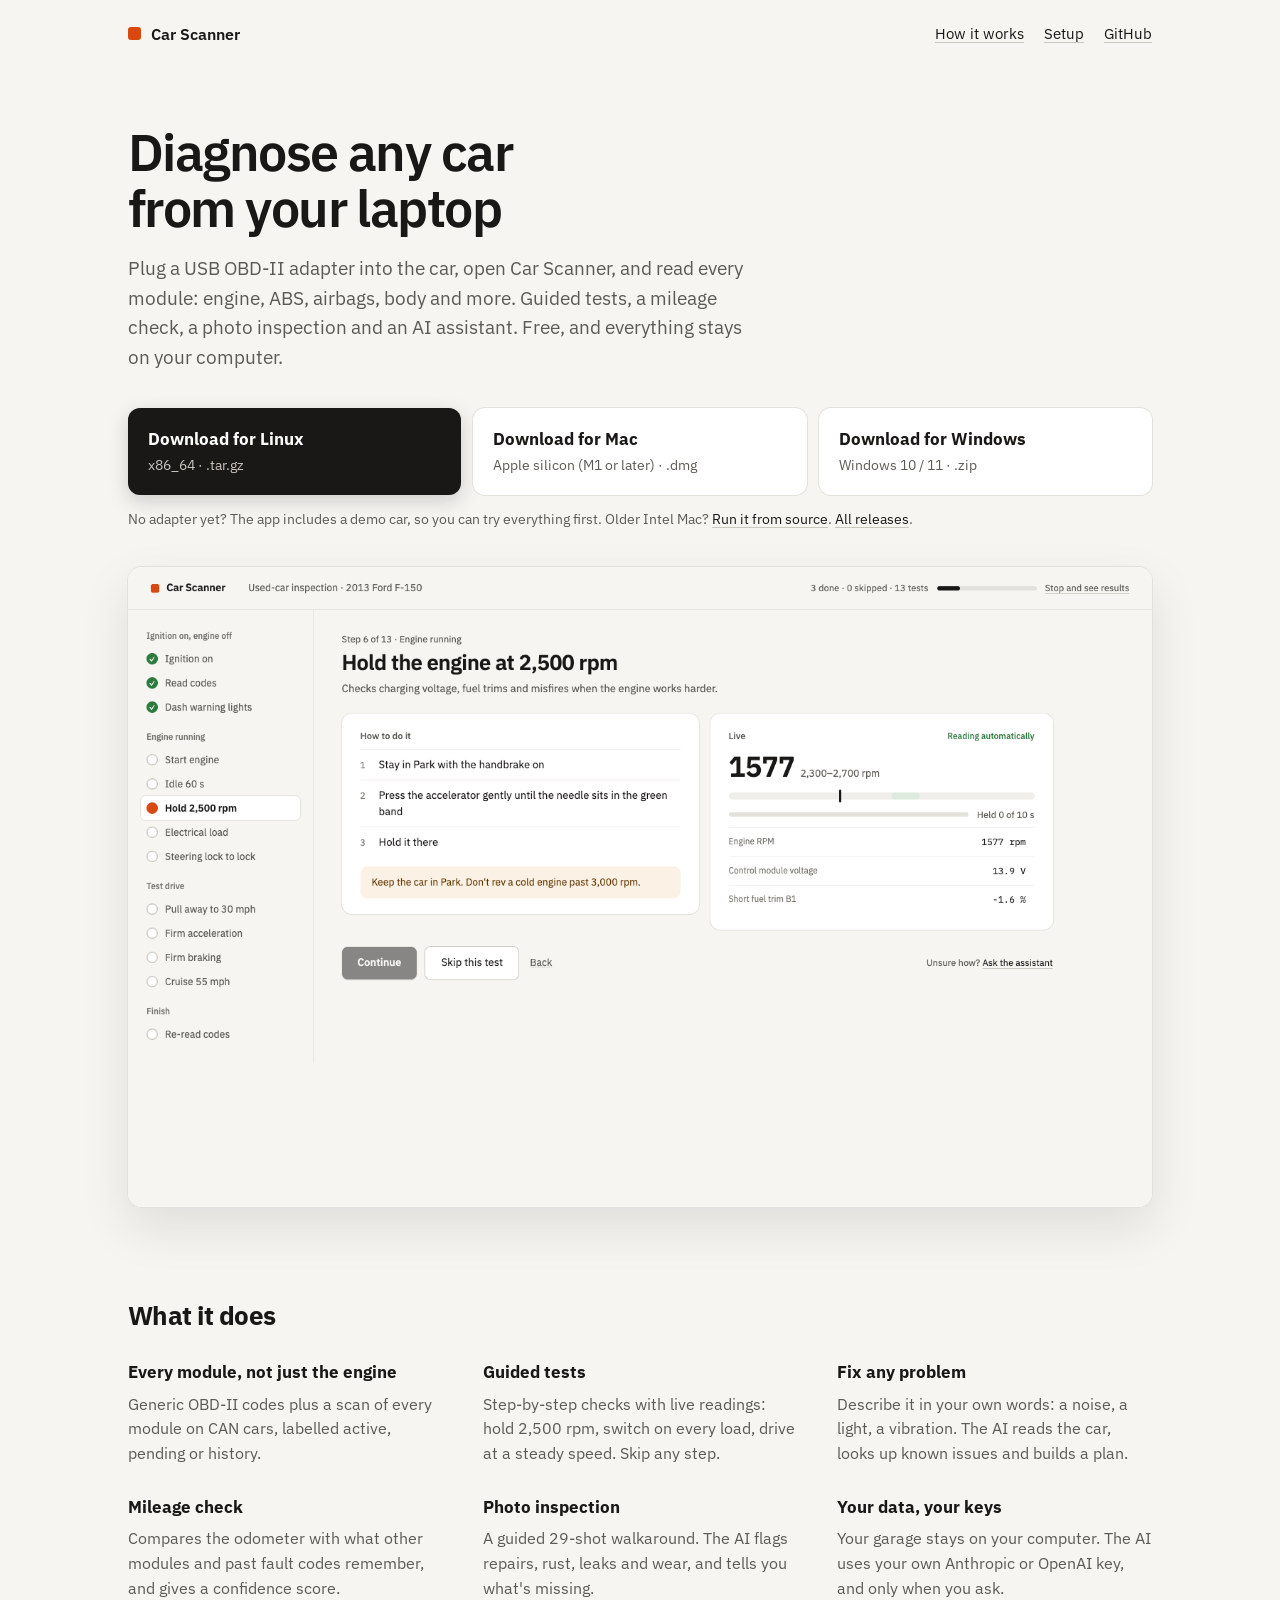
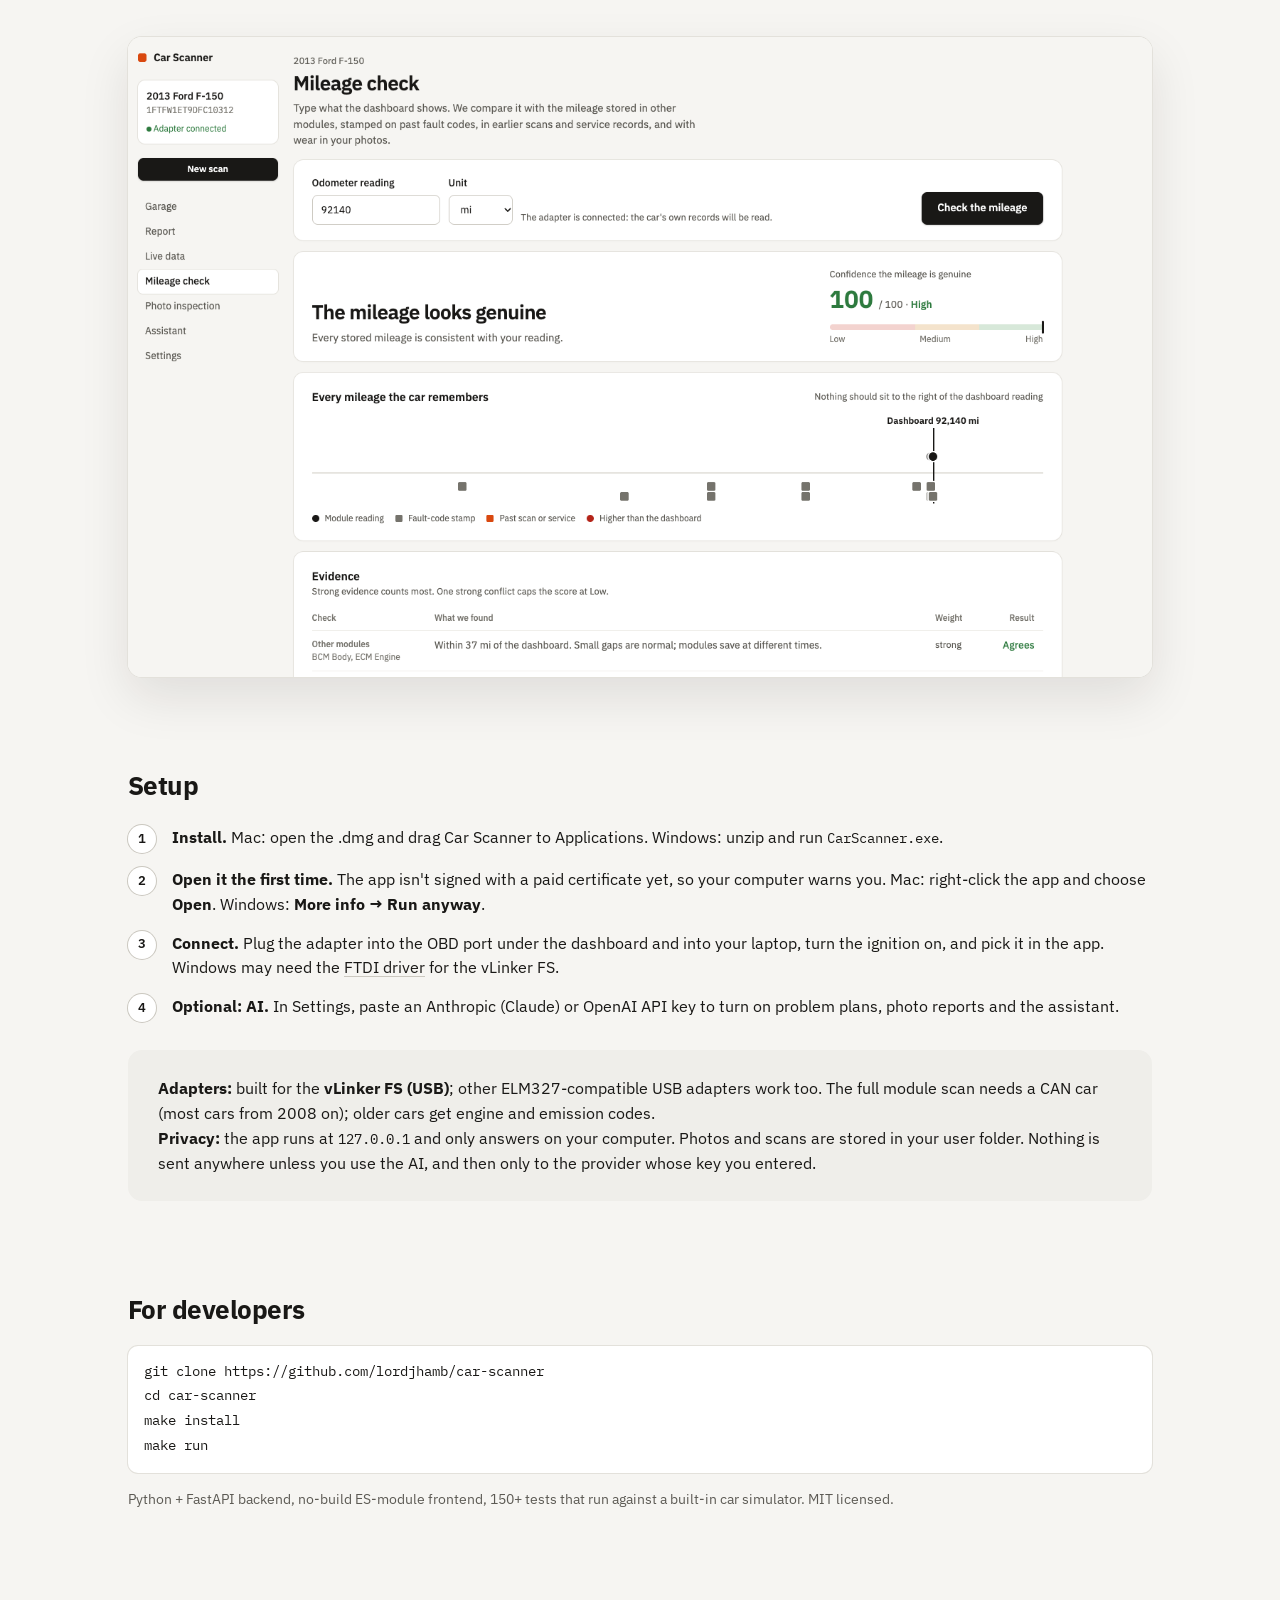
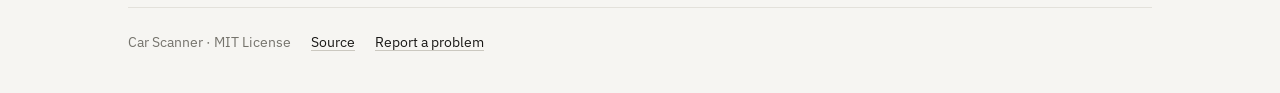
<file: docs/index.html>
<!doctype html>
<html lang="en">
<head>
<meta charset="utf-8">
<meta name="viewport" content="width=device-width, initial-scale=1">
<title>Car Scanner: diagnose any car with a USB OBD-II adapter</title>
<meta name="description" content="Free car diagnostics for your laptop. Read every module, follow guided tests, verify the mileage, and get an AI condition report. Works with the vLinker FS and other ELM327 adapters.">
<link rel="preconnect" href="https://fonts.googleapis.com">
<link rel="stylesheet" href="https://fonts.googleapis.com/css2?family=IBM+Plex+Mono:wght@400;500&family=IBM+Plex+Sans:wght@400;500;600&display=swap">
<link rel="icon" href="data:image/svg+xml,%3Csvg xmlns='http://www.w3.org/2000/svg' viewBox='0 0 16 16'%3E%3Crect x='2' y='2' width='12' height='12' rx='3' fill='%23D9480F'/%3E%3C/svg%3E">
<style>
  :root { --bg:#F6F5F2; --surface:#fff; --sunken:#EFEEEA; --line:#E3E1DB; --strong:#CBC8C0; --ink:#191816; --muted:#5C5A54; --faint:#75736C; --brand:#D9480F; }
  * { box-sizing: border-box; }
  body { margin: 0; background: var(--bg); color: var(--ink); font: 16px/1.55 "IBM Plex Sans", system-ui, sans-serif; }
  a { color: var(--ink); text-underline-offset: 3px; text-decoration-color: var(--strong); }
  .wrap { max-width: 1080px; margin: 0 auto; padding: 0 28px; }
  header { display: flex; align-items: center; gap: 24px; height: 68px; }
  .logo { display: flex; align-items: center; gap: 10px; font-weight: 600; text-decoration: none; }
  .logo::before { content: ""; width: 13px; height: 13px; border-radius: 3px; background: var(--brand); }
  header nav { margin-left: auto; display: flex; gap: 20px; font-size: 15px; }
  h1 { font-size: clamp(34px, 5vw, 52px); line-height: 1.08; letter-spacing: -0.03em; font-weight: 600; margin: 56px 0 0; max-width: 16ch; text-wrap: balance; }
  .lead { font-size: 19px; color: var(--muted); max-width: 58ch; margin: 18px 0 0; }
  h2 { font-size: 26px; letter-spacing: -0.02em; margin: 0 0 8px; }
  .downloads { display: grid; grid-template-columns: repeat(auto-fit, minmax(240px, 1fr)); gap: 12px; margin-top: 36px; }
  .dl { display: block; padding: 18px 20px; border-radius: 12px; background: var(--surface); box-shadow: 0 0 0 1px var(--line); text-decoration: none; }
  .dl b { display: block; font-size: 17px; }
  .dl span { color: var(--muted); font-size: 14px; }
  .dl.mine { background: var(--ink); color: #fff; box-shadow: 0 6px 20px rgba(25,24,22,.18); }
  .dl.mine span { color: #C9C6BE; }
  .small { font-size: 14px; color: var(--muted); }
  section { margin-top: 88px; }
  .grid { display: grid; grid-template-columns: repeat(auto-fit, minmax(280px, 1fr)); gap: 28px 40px; margin-top: 24px; }
  .grid h3 { margin: 0 0 6px; font-size: 17px; }
  .grid p { margin: 0; color: var(--muted); }
  .shot { margin-top: 36px; border-radius: 14px; overflow: hidden; box-shadow: 0 0 0 1px var(--line), 0 20px 50px rgba(25,24,22,.10); background: #fff; }
  .shot img { display: block; width: 100%; height: auto; }
  ol.steps { counter-reset: s; list-style: none; padding: 0; margin: 20px 0 0; display: grid; gap: 14px; }
  ol.steps li { counter-increment: s; display: flex; gap: 16px; }
  ol.steps li::before { content: counter(s); flex: none; width: 28px; height: 28px; border-radius: 50%; background: #fff; box-shadow: 0 0 0 1px var(--strong); display: flex; align-items: center; justify-content: center; font-size: 13px; font-weight: 600; }
  .panel { background: var(--sunken); border-radius: 14px; padding: 26px 30px; }
  code, .mono { font-family: "IBM Plex Mono", monospace; font-size: 14px; }
  pre { background: #fff; border-radius: 10px; padding: 14px 16px; box-shadow: 0 0 0 1px var(--line); overflow-x: auto; }
  footer { margin: 96px 0 40px; padding-top: 24px; border-top: 1px solid var(--line); color: var(--faint); font-size: 14px; display: flex; gap: 20px; flex-wrap: wrap; }
</style>
</head>
<body>
<div class="wrap">
  <header>
    <a class="logo" href="./">Car Scanner</a>
    <nav><a href="#how">How it works</a><a href="#setup">Setup</a><a href="https://github.com/lordjhamb/car-scanner">GitHub</a></nav>
  </header>

  <main>
    <h1>Diagnose any car from your laptop</h1>
    <p class="lead">Plug a USB OBD-II adapter into the car, open Car Scanner, and read every module: engine, ABS, airbags, body and more. Guided tests, a mileage check, a photo inspection and an AI assistant. Free, and everything stays on your computer.</p>

    <div class="downloads" id="downloads">
      <a class="dl" data-os="mac" href="https://github.com/lordjhamb/car-scanner/releases/latest/download/CarScanner-macOS-AppleSilicon.dmg">
        <b>Download for Mac</b><span>Apple silicon (M1 or later) · .dmg</span></a>
      <a class="dl" data-os="win" href="https://github.com/lordjhamb/car-scanner/releases/latest/download/CarScanner-Windows.zip">
        <b>Download for Windows</b><span>Windows 10 / 11 · .zip</span></a>
      <a class="dl" data-os="linux" href="https://github.com/lordjhamb/car-scanner/releases/latest/download/CarScanner-Linux.tar.gz">
        <b>Download for Linux</b><span>x86_64 · .tar.gz</span></a>
    </div>
    <p class="small">No adapter yet? The app includes a demo car, so you can try everything first. Older Intel Mac? <a href="https://github.com/lordjhamb/car-scanner#run-from-source">Run it from source</a>. <a href="https://github.com/lordjhamb/car-scanner/releases">All releases</a>.</p>

    <div class="shot"><img src="img/guided-test.png" alt="A guided test asking the driver to hold the engine at 2,500 rpm, with a live meter and readings" width="1440" height="900"></div>

    <section id="how">
      <h2>What it does</h2>
      <div class="grid">
        <div><h3>Every module, not just the engine</h3><p>Generic OBD-II codes plus a scan of every module on CAN cars, labelled active, pending or history.</p></div>
        <div><h3>Guided tests</h3><p>Step-by-step checks with live readings: hold 2,500 rpm, switch on every load, drive at a steady speed. Skip any step.</p></div>
        <div><h3>Fix any problem</h3><p>Describe it in your own words: a noise, a light, a vibration. The AI reads the car, looks up known issues and builds a plan.</p></div>
        <div><h3>Mileage check</h3><p>Compares the odometer with what other modules and past fault codes remember, and gives a confidence score.</p></div>
        <div><h3>Photo inspection</h3><p>A guided 29-shot walkaround. The AI flags repairs, rust, leaks and wear, and tells you what's missing.</p></div>
        <div><h3>Your data, your keys</h3><p>Your garage stays on your computer. The AI uses your own Anthropic or OpenAI key, and only when you ask.</p></div>
      </div>
      <div class="shot"><img src="img/mileage-check.png" alt="Mileage check showing a confidence score of 100 out of 100 and every stored mileage below the dashboard reading" width="1440" height="900"></div>
    </section>

    <section id="setup">
      <h2>Setup</h2>
      <ol class="steps">
        <li><span><b>Install.</b> Mac: open the .dmg and drag Car Scanner to Applications. Windows: unzip and run <span class="mono">CarScanner.exe</span>.</span></li>
        <li><span><b>Open it the first time.</b> The app isn't signed with a paid certificate yet, so your computer warns you. Mac: right-click the app and choose <b>Open</b>. Windows: <b>More info → Run anyway</b>.</span></li>
        <li><span><b>Connect.</b> Plug the adapter into the OBD port under the dashboard and into your laptop, turn the ignition on, and pick it in the app. Windows may need the <a href="https://ftdichip.com/drivers/vcp-drivers/">FTDI driver</a> for the vLinker FS.</span></li>
        <li><span><b>Optional: AI.</b> In Settings, paste an Anthropic (Claude) or OpenAI API key to turn on problem plans, photo reports and the assistant.</span></li>
      </ol>
      <div class="panel" style="margin-top:28px">
        <b>Adapters:</b> built for the <b>vLinker FS (USB)</b>; other ELM327-compatible USB adapters work too. The full module scan needs a CAN car (most cars from 2008 on); older cars get engine and emission codes.<br>
        <b>Privacy:</b> the app runs at <span class="mono">127.0.0.1</span> and only answers on your computer. Photos and scans are stored in your user folder. Nothing is sent anywhere unless you use the AI, and then only to the provider whose key you entered.
      </div>
    </section>

    <section>
      <h2>For developers</h2>
      <pre><code>git clone https://github.com/lordjhamb/car-scanner
cd car-scanner
make install
make run</code></pre>
      <p class="small">Python + FastAPI backend, no-build ES-module frontend, 150+ tests that run against a built-in car simulator. MIT licensed.</p>
    </section>
  </main>

  <footer><span>Car Scanner · MIT License</span><a href="https://github.com/lordjhamb/car-scanner">Source</a><a href="https://github.com/lordjhamb/car-scanner/issues">Report a problem</a></footer>
</div>
<script>
  // Highlight the download for this visitor's computer.
  (function () {
    var ua = navigator.userAgent, os = /Windows/i.test(ua) ? "win" : /Mac OS X|Macintosh/i.test(ua) ? "mac" : /Linux/i.test(ua) ? "linux" : null;
    var el = os && document.querySelector('[data-os="' + os + '"]');
    if (el) { el.classList.add("mine"); el.parentNode.insertBefore(el, el.parentNode.firstChild); }
  })();
</script>
</body>
</html>
</file>
